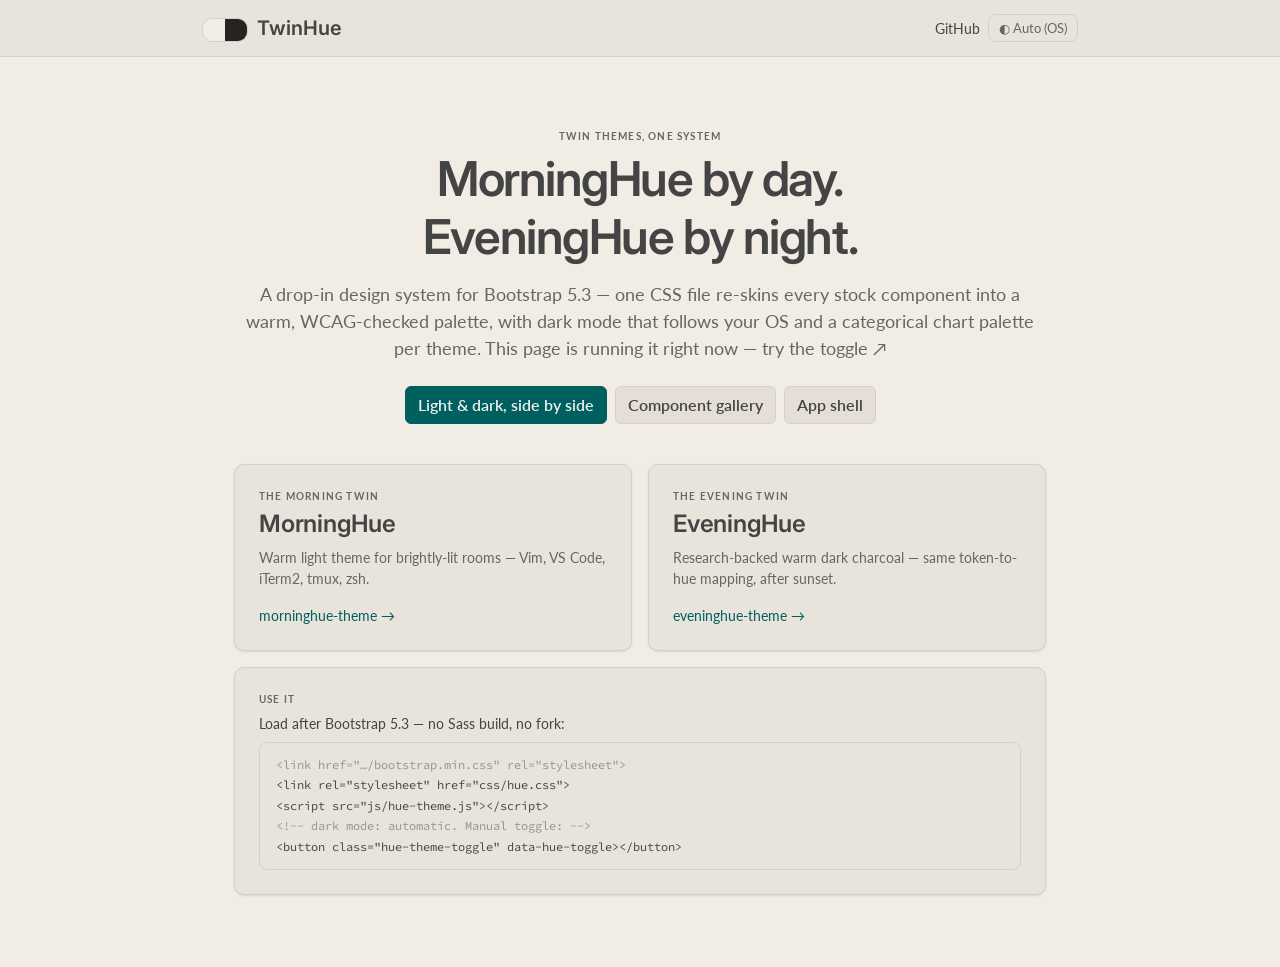
<file: index.html>
<!DOCTYPE html>
<html lang="en" data-bs-theme="light">
<head>
<meta charset="UTF-8">
<meta name="viewport" content="width=device-width, initial-scale=1.0">
<title>TwinHue — twin themes, one design system</title>
<meta name="description" content="MorningHue by day, EveningHue by night — a drop-in Bootstrap 5.3 design system with OS-following dark mode.">
<script>
  (function(){var s=localStorage.getItem("hue-theme"),d=matchMedia("(prefers-color-scheme: dark)").matches;
  document.documentElement.setAttribute("data-bs-theme",(s==="light"||s==="dark")?s:(d?"dark":"light"));})();
</script>
<link rel="preconnect" href="https://fonts.googleapis.com">
<link rel="preconnect" href="https://fonts.gstatic.com" crossorigin>
<link href="https://fonts.googleapis.com/css2?family=Inter:wght@400;500;600;700&family=Lato:wght@300;400;600;700&family=Source+Code+Pro:wght@400;500;600&display=swap" rel="stylesheet">
<link href="https://cdn.jsdelivr.net/npm/bootstrap@5.3.2/dist/css/bootstrap.min.css" rel="stylesheet">
<link rel="stylesheet" href="css/hue.css">
<style>
  .hero { max-width: 860px; margin: 0 auto; padding: 72px 24px 40px; text-align: center; }
  .hero h1 { font-size: 3rem; letter-spacing: -0.03em; }
  .hero .tagline { font-size: 1.125rem; color: var(--hue-text-2); }
  .grid { max-width: 860px; margin: 0 auto; padding: 0 24px 72px; }
  .twin { display: inline-flex; border-radius: 10px; overflow: hidden; border: 1px solid var(--hue-border); vertical-align: middle; }
  .twin span { width: 22px; height: 22px; display: block; }
</style>
</head>
<body>

<nav class="navbar" style="background: var(--hue-surface)">
  <div class="container" style="max-width: 900px">
    <a class="navbar-brand" href="#">
      <span class="twin me-1"><span style="background:#f1ede5"></span><span style="background:#262320"></span></span>
      TwinHue
    </a>
    <div class="d-flex gap-2 align-items-center">
      <a class="nav-link" href="https://github.com/glenzac/twinhue-design-system">GitHub</a>
      <button class="hue-theme-toggle" data-hue-toggle></button>
    </div>
  </div>
</nav>

<div class="hero">
  <p class="hue-label">Twin themes, one system</p>
  <h1>MorningHue by day.<br>EveningHue by night.</h1>
  <p class="tagline mt-3 mb-4">A drop-in design system for Bootstrap 5.3 — one CSS file re-skins every stock
  component into a warm, WCAG-checked palette, with dark mode that follows your OS
  and a categorical chart palette per theme. This page is running it right now — try the toggle ↗</p>
  <div class="d-flex gap-2 justify-content-center flex-wrap">
    <a class="btn btn-primary" href="docs/reference.html">Light &amp; dark, side by side</a>
    <a class="btn btn-secondary" href="docs/demo.html">Component gallery</a>
    <a class="btn btn-secondary" href="docs/shell.html">App shell</a>
  </div>
</div>

<div class="grid">
  <div class="row g-3">
    <div class="col-md-6">
      <div class="card p-4 h-100">
        <p class="hue-label">The morning twin</p>
        <h2 class="h4">MorningHue</h2>
        <p class="text-secondary">Warm light theme for brightly-lit rooms — Vim, VS Code, iTerm2, tmux, zsh.</p>
        <a href="https://glenzac.github.io/morninghue-theme/" class="mt-auto">morninghue-theme →</a>
      </div>
    </div>
    <div class="col-md-6">
      <div class="card p-4 h-100">
        <p class="hue-label">The evening twin</p>
        <h2 class="h4">EveningHue</h2>
        <p class="text-secondary">Research-backed warm dark charcoal — same token-to-hue mapping, after sunset.</p>
        <a href="https://glenzac.github.io/eveninghue-theme/" class="mt-auto">eveninghue-theme →</a>
      </div>
    </div>
  </div>

  <div class="card p-4 mt-3">
    <p class="hue-label">Use it</p>
    <p class="mb-2">Load after Bootstrap 5.3 — no Sass build, no fork:</p>
<pre class="hue-log mb-0"><span class="hue-log-dim">&lt;link href="…/bootstrap.min.css" rel="stylesheet"&gt;</span>
&lt;link rel="stylesheet" href="css/hue.css"&gt;
&lt;script src="js/hue-theme.js"&gt;&lt;/script&gt;
<span class="hue-log-dim">&lt;!-- dark mode: automatic. Manual toggle: --&gt;</span>
&lt;button class="hue-theme-toggle" data-hue-toggle&gt;&lt;/button&gt;</pre>
  </div>
</div>

<script src="js/hue-theme.js"></script>
</body>
</html>
</file>
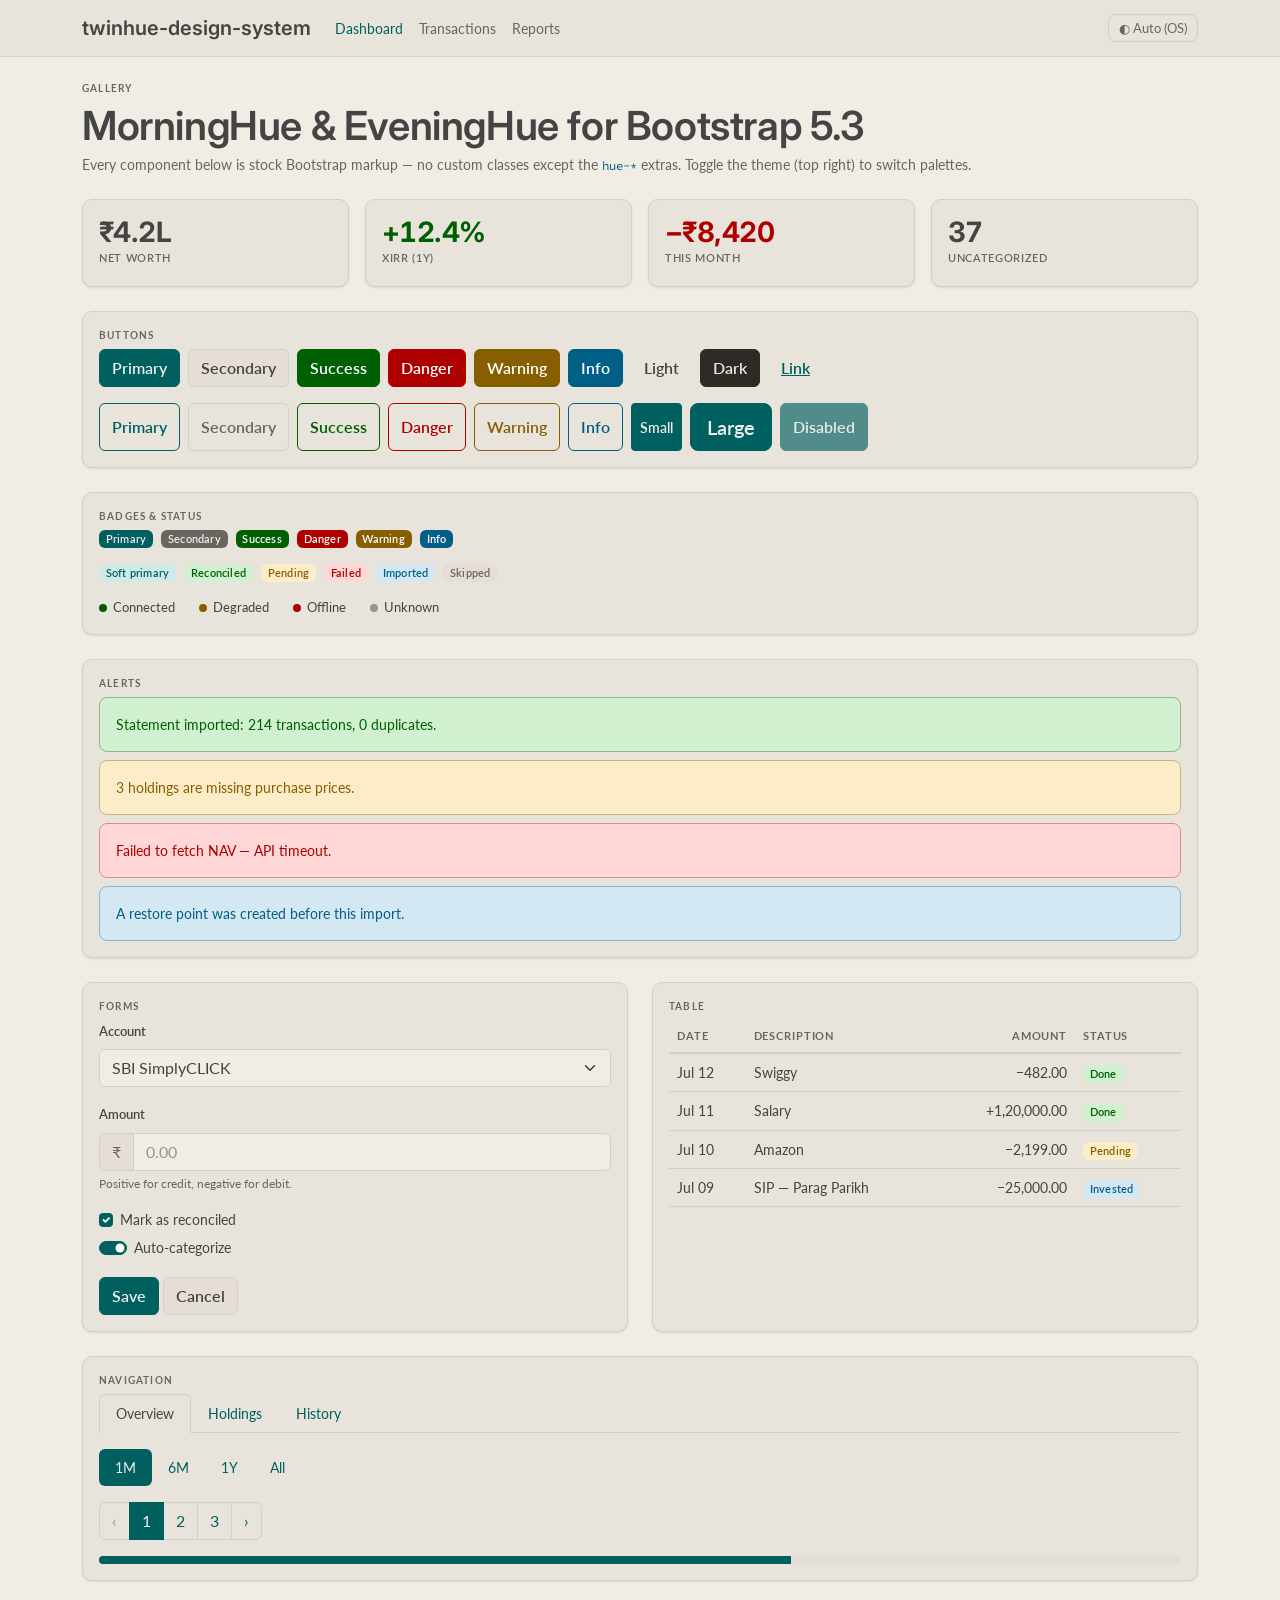
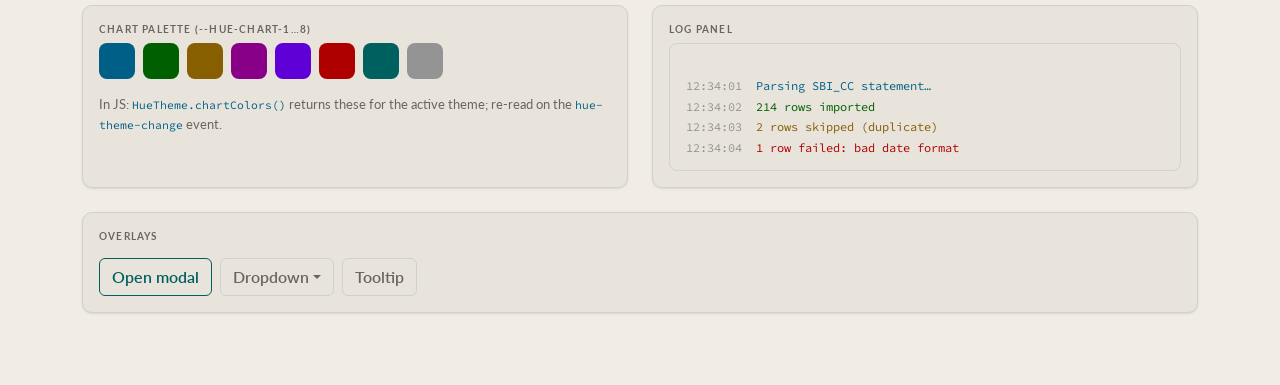
<file: docs/demo.html>
<!DOCTYPE html>
<html lang="en" data-bs-theme="light">
<head>
<meta charset="UTF-8">
<meta name="viewport" content="width=device-width, initial-scale=1.0">
<title>twinhue-design-system — component gallery</title>
<script>
  (function(){var s=localStorage.getItem("hue-theme"),d=matchMedia("(prefers-color-scheme: dark)").matches;
  document.documentElement.setAttribute("data-bs-theme",(s==="light"||s==="dark")?s:(d?"dark":"light"));})();
</script>
<link rel="preconnect" href="https://fonts.googleapis.com">
<link rel="preconnect" href="https://fonts.gstatic.com" crossorigin>
<link href="https://fonts.googleapis.com/css2?family=Inter:wght@400;500;600;700&family=Lato:wght@300;400;600;700&family=Source+Code+Pro:wght@400;500;600&display=swap" rel="stylesheet">
<link href="https://cdn.jsdelivr.net/npm/bootstrap@5.3.2/dist/css/bootstrap.min.css" rel="stylesheet">
<link rel="stylesheet" href="../css/hue.css">
</head>
<body>

<nav class="navbar navbar-expand-lg sticky-top" style="background: var(--hue-surface)">
  <div class="container">
    <a class="navbar-brand" href="#">twinhue-design-system</a>
    <ul class="navbar-nav me-auto">
      <li class="nav-item"><a class="nav-link active" href="#">Dashboard</a></li>
      <li class="nav-item"><a class="nav-link" href="#">Transactions</a></li>
      <li class="nav-item"><a class="nav-link" href="#">Reports</a></li>
    </ul>
    <button class="hue-theme-toggle" data-hue-toggle></button>
  </div>
</nav>

<main class="container py-4">

  <p class="hue-label">Gallery</p>
  <h1 class="mb-1">MorningHue &amp; EveningHue for Bootstrap 5.3</h1>
  <p class="text-secondary mb-4">Every component below is stock Bootstrap markup — no custom classes except the <code>hue-*</code> extras. Toggle the theme (top right) to switch palettes.</p>

  <!-- KPI stats -->
  <div class="row g-3 mb-4">
    <div class="col-6 col-md-3"><div class="card p-3 hue-stat">
      <span class="hue-stat-num">₹4.2L</span><span class="hue-stat-label">Net worth</span>
    </div></div>
    <div class="col-6 col-md-3"><div class="card p-3 hue-stat">
      <span class="hue-stat-num text-success">+12.4%</span><span class="hue-stat-label">XIRR (1Y)</span>
    </div></div>
    <div class="col-6 col-md-3"><div class="card p-3 hue-stat">
      <span class="hue-stat-num text-danger">−₹8,420</span><span class="hue-stat-label">This month</span>
    </div></div>
    <div class="col-6 col-md-3"><div class="card p-3 hue-stat">
      <span class="hue-stat-num">37</span><span class="hue-stat-label">Uncategorized</span>
    </div></div>
  </div>

  <!-- Buttons -->
  <div class="card mb-4"><div class="card-body">
    <p class="hue-label">Buttons</p>
    <div class="d-flex flex-wrap gap-2 mb-3">
      <button class="btn btn-primary">Primary</button>
      <button class="btn btn-secondary">Secondary</button>
      <button class="btn btn-success">Success</button>
      <button class="btn btn-danger">Danger</button>
      <button class="btn btn-warning">Warning</button>
      <button class="btn btn-info">Info</button>
      <button class="btn btn-light">Light</button>
      <button class="btn btn-dark">Dark</button>
      <button class="btn btn-link">Link</button>
    </div>
    <div class="d-flex flex-wrap gap-2">
      <button class="btn btn-outline-primary">Primary</button>
      <button class="btn btn-outline-secondary">Secondary</button>
      <button class="btn btn-outline-success">Success</button>
      <button class="btn btn-outline-danger">Danger</button>
      <button class="btn btn-outline-warning">Warning</button>
      <button class="btn btn-outline-info">Info</button>
      <button class="btn btn-sm btn-primary">Small</button>
      <button class="btn btn-lg btn-primary">Large</button>
      <button class="btn btn-primary" disabled>Disabled</button>
    </div>
  </div></div>

  <!-- Badges + status -->
  <div class="card mb-4"><div class="card-body">
    <p class="hue-label">Badges &amp; status</p>
    <div class="d-flex flex-wrap gap-2 align-items-center mb-3">
      <span class="badge text-bg-primary">Primary</span>
      <span class="badge text-bg-secondary">Secondary</span>
      <span class="badge text-bg-success">Success</span>
      <span class="badge text-bg-danger">Danger</span>
      <span class="badge text-bg-warning">Warning</span>
      <span class="badge text-bg-info">Info</span>
    </div>
    <div class="d-flex flex-wrap gap-2 align-items-center mb-3">
      <span class="badge badge-soft-primary">Soft primary</span>
      <span class="badge badge-soft-success">Reconciled</span>
      <span class="badge badge-soft-warning">Pending</span>
      <span class="badge badge-soft-danger">Failed</span>
      <span class="badge badge-soft-info">Imported</span>
      <span class="badge badge-soft-neutral">Skipped</span>
    </div>
    <div class="d-flex flex-wrap gap-4">
      <span class="hue-status hue-status-ok">Connected</span>
      <span class="hue-status hue-status-warn">Degraded</span>
      <span class="hue-status hue-status-error">Offline</span>
      <span class="hue-status">Unknown</span>
    </div>
  </div></div>

  <!-- Alerts -->
  <div class="card mb-4"><div class="card-body">
    <p class="hue-label">Alerts</p>
    <div class="alert alert-success mb-2">Statement imported: 214 transactions, 0 duplicates.</div>
    <div class="alert alert-warning mb-2">3 holdings are missing purchase prices.</div>
    <div class="alert alert-danger mb-2">Failed to fetch NAV — API timeout.</div>
    <div class="alert alert-info mb-0">A restore point was created before this import.</div>
  </div></div>

  <div class="row g-4 mb-4">
    <!-- Form -->
    <div class="col-md-6"><div class="card h-100"><div class="card-body">
      <p class="hue-label">Forms</p>
      <div class="mb-3">
        <label class="form-label">Account</label>
        <select class="form-select"><option>SBI SimplyCLICK</option><option>HDFC Infinia</option></select>
      </div>
      <div class="mb-3">
        <label class="form-label">Amount</label>
        <div class="input-group">
          <span class="input-group-text">₹</span>
          <input type="number" class="form-control" placeholder="0.00">
        </div>
        <div class="form-text">Positive for credit, negative for debit.</div>
      </div>
      <div class="form-check mb-1">
        <input class="form-check-input" type="checkbox" id="c1" checked><label class="form-check-label" for="c1">Mark as reconciled</label>
      </div>
      <div class="form-check form-switch mb-3">
        <input class="form-check-input" type="checkbox" id="s1" checked><label class="form-check-label" for="s1">Auto-categorize</label>
      </div>
      <button class="btn btn-primary">Save</button>
      <button class="btn btn-secondary">Cancel</button>
    </div></div></div>

    <!-- Table -->
    <div class="col-md-6"><div class="card h-100"><div class="card-body">
      <p class="hue-label">Table</p>
      <table class="table table-hover align-middle mb-0">
        <thead><tr><th>Date</th><th>Description</th><th class="text-end">Amount</th><th>Status</th></tr></thead>
        <tbody>
          <tr><td>Jul 12</td><td>Swiggy</td><td class="text-end hue-amount-neg">−482.00</td><td><span class="badge badge-soft-success">Done</span></td></tr>
          <tr><td>Jul 11</td><td>Salary</td><td class="text-end hue-amount-pos">+1,20,000.00</td><td><span class="badge badge-soft-success">Done</span></td></tr>
          <tr><td>Jul 10</td><td>Amazon</td><td class="text-end hue-amount-neg">−2,199.00</td><td><span class="badge badge-soft-warning">Pending</span></td></tr>
          <tr><td>Jul 09</td><td>SIP — Parag Parikh</td><td class="text-end hue-amount-neg">−25,000.00</td><td><span class="badge badge-soft-info">Invested</span></td></tr>
        </tbody>
      </table>
    </div></div></div>
  </div>

  <!-- Tabs / pagination / progress -->
  <div class="card mb-4"><div class="card-body">
    <p class="hue-label">Navigation</p>
    <ul class="nav nav-tabs mb-3">
      <li class="nav-item"><a class="nav-link active" href="#">Overview</a></li>
      <li class="nav-item"><a class="nav-link" href="#">Holdings</a></li>
      <li class="nav-item"><a class="nav-link" href="#">History</a></li>
    </ul>
    <ul class="nav nav-pills mb-3">
      <li class="nav-item"><a class="nav-link active" href="#">1M</a></li>
      <li class="nav-item"><a class="nav-link" href="#">6M</a></li>
      <li class="nav-item"><a class="nav-link" href="#">1Y</a></li>
      <li class="nav-item"><a class="nav-link" href="#">All</a></li>
    </ul>
    <nav><ul class="pagination mb-3">
      <li class="page-item disabled"><span class="page-link">‹</span></li>
      <li class="page-item active"><span class="page-link">1</span></li>
      <li class="page-item"><a class="page-link" href="#">2</a></li>
      <li class="page-item"><a class="page-link" href="#">3</a></li>
      <li class="page-item"><a class="page-link" href="#">›</a></li>
    </ul></nav>
    <div class="progress" style="height: 8px"><div class="progress-bar" style="width: 64%"></div></div>
  </div></div>

  <!-- Chart palette + log -->
  <div class="row g-4 mb-4">
    <div class="col-md-6"><div class="card h-100"><div class="card-body">
      <p class="hue-label">Chart palette (--hue-chart-1…8)</p>
      <div class="d-flex gap-2 mb-3" id="swatches"></div>
      <p class="text-secondary mb-0" style="font-size:.8125rem">In JS: <code>HueTheme.chartColors()</code> returns these for the active theme; re-read on the <code>hue-theme-change</code> event.</p>
    </div></div></div>
    <div class="col-md-6"><div class="card h-100"><div class="card-body">
      <p class="hue-label">Log panel</p>
      <div class="hue-log">
<span class="hue-log-dim">12:34:01</span>  <span class="hue-log-info">Parsing SBI_CC statement…</span>
<span class="hue-log-dim">12:34:02</span>  <span class="hue-log-success">214 rows imported</span>
<span class="hue-log-dim">12:34:03</span>  <span class="hue-log-warn">2 rows skipped (duplicate)</span>
<span class="hue-log-dim">12:34:04</span>  <span class="hue-log-error">1 row failed: bad date format</span></div>
    </div></div></div>
  </div>

  <!-- Modal + dropdown + toast triggers -->
  <div class="card mb-5"><div class="card-body d-flex flex-wrap gap-2 align-items-center">
    <p class="hue-label w-100">Overlays</p>
    <button class="btn btn-outline-primary" data-bs-toggle="modal" data-bs-target="#demoModal">Open modal</button>
    <div class="dropdown">
      <button class="btn btn-outline-secondary dropdown-toggle" data-bs-toggle="dropdown">Dropdown</button>
      <ul class="dropdown-menu">
        <li><a class="dropdown-item active" href="#">Edit</a></li>
        <li><a class="dropdown-item" href="#">Duplicate</a></li>
        <li><hr class="dropdown-divider"></li>
        <li><a class="dropdown-item text-danger" href="#">Delete</a></li>
      </ul>
    </div>
    <button class="btn btn-outline-secondary" data-bs-toggle="tooltip" title="A themed tooltip">Tooltip</button>
  </div></div>

</main>

<div class="modal fade" id="demoModal" tabindex="-1">
  <div class="modal-dialog"><div class="modal-content">
    <div class="modal-header"><h5 class="modal-title">Confirm import</h5>
      <button type="button" class="btn-close" data-bs-dismiss="modal"></button></div>
    <div class="modal-body">Import 214 transactions into <strong>SBI SimplyCLICK</strong>? A restore point will be created first.</div>
    <div class="modal-footer">
      <button class="btn btn-secondary" data-bs-dismiss="modal">Cancel</button>
      <button class="btn btn-primary" data-bs-dismiss="modal">Import</button>
    </div>
  </div></div>
</div>

<script src="https://cdn.jsdelivr.net/npm/bootstrap@5.3.2/dist/js/bootstrap.bundle.min.js"></script>
<script src="../js/hue-theme.js"></script>
<script>
  function drawSwatches() {
    var el = document.getElementById("swatches");
    el.innerHTML = "";
    HueTheme.chartColors().forEach(function (c) {
      var d = document.createElement("div");
      d.style.cssText = "width:36px;height:36px;border-radius:8px;background:" + c;
      d.title = c;
      el.appendChild(d);
    });
  }
  drawSwatches();
  document.addEventListener("hue-theme-change", drawSwatches);
  document.querySelectorAll('[data-bs-toggle="tooltip"]').forEach(function (el) {
    new bootstrap.Tooltip(el);
  });
</script>
</body>
</html>
</file>
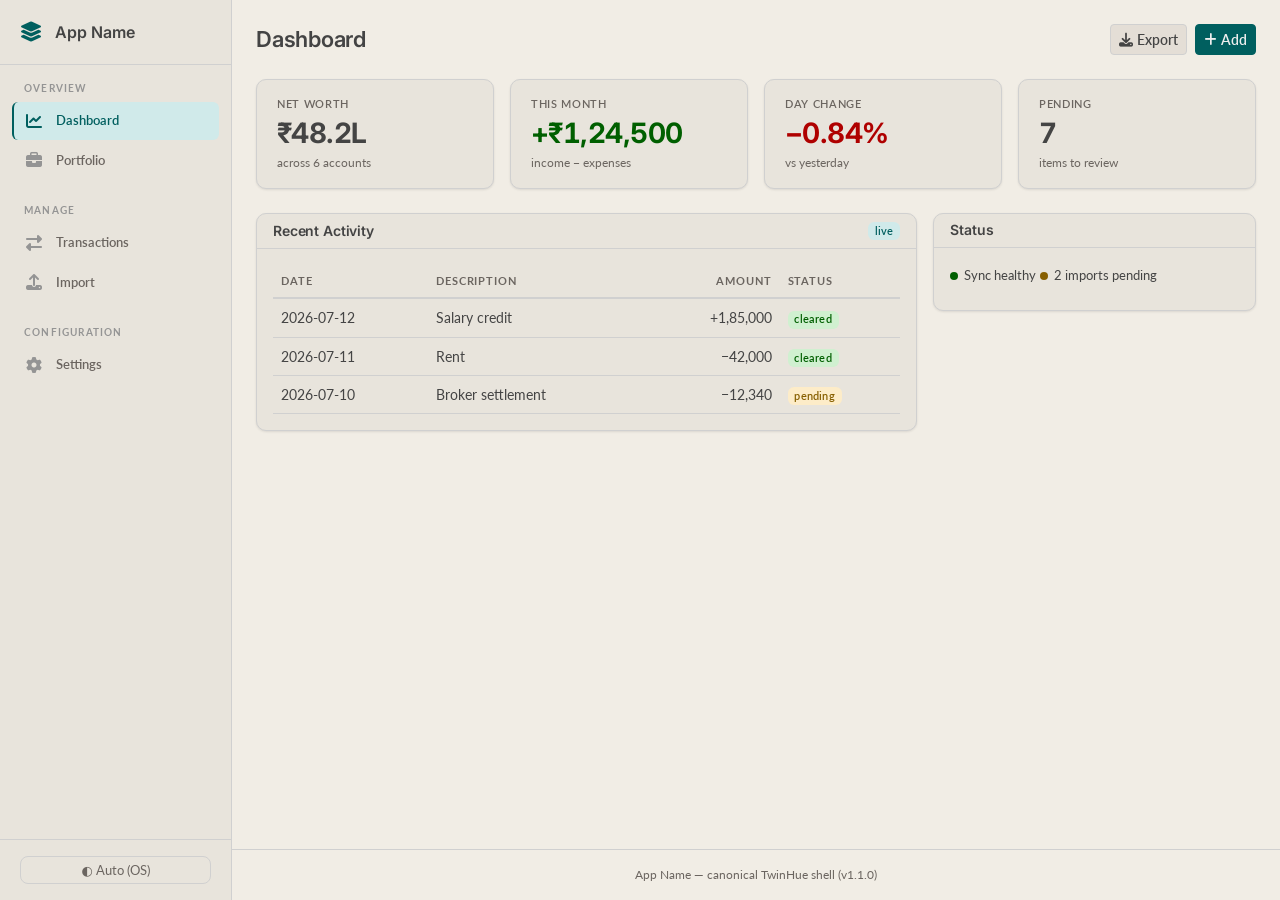
<file: docs/shell.html>
<!DOCTYPE html>
<html lang="en">
<head>
  <meta charset="UTF-8">
  <meta name="viewport" content="width=device-width, initial-scale=1.0">
  <title>TwinHue — Canonical App Shell</title>

  <!-- FIRST, before any CSS — prevents flash of wrong theme -->
  <script>
    (function(){var s=localStorage.getItem("hue-theme"),d=matchMedia("(prefers-color-scheme: dark)").matches;
    document.documentElement.setAttribute("data-bs-theme",(s==="light"||s==="dark")?s:(d?"dark":"light"));})();
  </script>

  <link rel="preconnect" href="https://fonts.googleapis.com">
  <link rel="preconnect" href="https://fonts.gstatic.com" crossorigin>
  <link href="https://fonts.googleapis.com/css2?family=Inter:wght@400;500;600;700&family=Lato:wght@300;400;600;700&family=Source+Code+Pro:wght@400;500;600&display=swap" rel="stylesheet">
  <link href="https://cdn.jsdelivr.net/npm/bootstrap@5.3.2/dist/css/bootstrap.min.css" rel="stylesheet">
  <link rel="stylesheet" href="https://cdnjs.cloudflare.com/ajax/libs/font-awesome/6.5.1/css/all.min.css">
  <link rel="stylesheet" href="../css/hue.css">
</head>
<body>
<!-- ==========================================================================
     THE canonical TwinHue app shell. Copy this structure verbatim into
     base.html; only the brand, the nav sections/links, and the page content
     change per app. Everything else (widths, paddings, mobile behavior)
     is owned by hue.css + hue-theme.js.
     ========================================================================== -->
<div class="hue-shell">

  <aside class="hue-sidebar" id="hue-sidebar">
    <div class="hue-sidebar-header">
      <a class="hue-sidebar-brand" href="#">
        <i class="fa-solid fa-layer-group"></i>
        <span>App Name</span>
      </a>
    </div>

    <nav class="hue-sidebar-nav">
      <div class="hue-sidebar-section">
        <div class="hue-sidebar-section-title">Overview</div>
        <ul class="hue-sidebar-menu">
          <li><a class="hue-sidebar-link active" href="#"><i class="fa-solid fa-chart-line"></i><span>Dashboard</span></a></li>
          <li><a class="hue-sidebar-link" href="#"><i class="fa-solid fa-briefcase"></i><span>Portfolio</span></a></li>
        </ul>
      </div>
      <div class="hue-sidebar-section">
        <div class="hue-sidebar-section-title">Manage</div>
        <ul class="hue-sidebar-menu">
          <li><a class="hue-sidebar-link" href="#"><i class="fa-solid fa-right-left"></i><span>Transactions</span></a></li>
          <li><a class="hue-sidebar-link" href="#"><i class="fa-solid fa-upload"></i><span>Import</span></a></li>
        </ul>
      </div>
      <div class="hue-sidebar-section">
        <div class="hue-sidebar-section-title">Configuration</div>
        <ul class="hue-sidebar-menu">
          <li><a class="hue-sidebar-link" href="#"><i class="fa-solid fa-gear"></i><span>Settings</span></a></li>
        </ul>
      </div>
    </nav>

    <div class="hue-sidebar-footer">
      <button class="hue-theme-toggle w-100" data-hue-toggle type="button"></button>
    </div>
  </aside>

  <div class="hue-sidebar-overlay"></div>

  <main class="hue-main">
    <!-- mobile-only top bar; hidden ≥992px -->
    <header class="hue-topbar">
      <button class="hue-sidebar-toggle" data-hue-sidebar-toggle type="button" aria-label="Menu">
        <i class="fa-solid fa-bars"></i>
      </button>
      <a class="hue-sidebar-brand" href="#">
        <i class="fa-solid fa-layer-group"></i>
        <span>App Name</span>
      </a>
      <button class="hue-theme-toggle" data-hue-toggle type="button"></button>
    </header>

    <div class="hue-content">
      <!-- every page starts with a page header -->
      <div class="hue-page-header">
        <h1>Dashboard</h1>
        <div class="hue-page-actions">
          <button class="btn btn-secondary btn-sm"><i class="fa-solid fa-download me-1"></i>Export</button>
          <button class="btn btn-primary btn-sm"><i class="fa-solid fa-plus me-1"></i>Add</button>
        </div>
      </div>

      <!-- KPI row: cards + .hue-stat, height from content only -->
      <div class="row g-3 mb-4">
        <div class="col-6 col-lg-3">
          <div class="card"><div class="card-body hue-stat">
            <span class="hue-stat-label">Net Worth</span>
            <span class="hue-stat-num">₹48.2L</span>
            <span class="hue-stat-sub">across 6 accounts</span>
          </div></div>
        </div>
        <div class="col-6 col-lg-3">
          <div class="card"><div class="card-body hue-stat">
            <span class="hue-stat-label">This Month</span>
            <span class="hue-stat-num text-success">+₹1,24,500</span>
            <span class="hue-stat-sub">income − expenses</span>
          </div></div>
        </div>
        <div class="col-6 col-lg-3">
          <div class="card"><div class="card-body hue-stat">
            <span class="hue-stat-label">Day Change</span>
            <span class="hue-stat-num text-danger">−0.84%</span>
            <span class="hue-stat-sub">vs yesterday</span>
          </div></div>
        </div>
        <div class="col-6 col-lg-3">
          <div class="card"><div class="card-body hue-stat">
            <span class="hue-stat-label">Pending</span>
            <span class="hue-stat-num">7</span>
            <span class="hue-stat-sub">items to review</span>
          </div></div>
        </div>
      </div>

      <!-- content cards -->
      <div class="row g-3">
        <div class="col-lg-8">
          <div class="card">
            <div class="card-header d-flex align-items-center justify-content-between">
              <h5 class="mb-0">Recent Activity</h5>
              <span class="badge badge-soft-primary">live</span>
            </div>
            <div class="card-body">
              <div class="table-responsive">
                <table class="table table-hover mb-0">
                  <thead><tr><th>Date</th><th>Description</th><th class="text-end">Amount</th><th>Status</th></tr></thead>
                  <tbody>
                    <tr><td>2026-07-12</td><td>Salary credit</td><td class="text-end hue-amount-pos">+1,85,000</td><td><span class="badge badge-soft-success">cleared</span></td></tr>
                    <tr><td>2026-07-11</td><td>Rent</td><td class="text-end hue-amount-neg">−42,000</td><td><span class="badge badge-soft-success">cleared</span></td></tr>
                    <tr><td>2026-07-10</td><td>Broker settlement</td><td class="text-end hue-amount-neg">−12,340</td><td><span class="badge badge-soft-warning">pending</span></td></tr>
                  </tbody>
                </table>
              </div>
            </div>
          </div>
        </div>
        <div class="col-lg-4">
          <div class="card">
            <div class="card-header"><h5 class="mb-0">Status</h5></div>
            <div class="card-body">
              <p class="hue-status hue-status-ok mb-2">Sync healthy</p>
              <p class="hue-status hue-status-warn mb-0">2 imports pending</p>
            </div>
          </div>
        </div>
      </div>
    </div>

    <footer class="hue-footer">
      <div class="text-center">App Name — canonical TwinHue shell (v1.1.0)</div>
    </footer>
  </main>
</div>

<script src="https://cdn.jsdelivr.net/npm/bootstrap@5.3.2/dist/js/bootstrap.bundle.min.js"></script>
<script src="../js/hue-theme.js"></script>
</body>
</html>
</file>
<file: css/hue.css>
/*!
 * twinhue-design-system v1.1.5 (2026-07-15)
 * MorningHue (light) + EveningHue (dark) for Bootstrap 5.3+
 * Load AFTER bootstrap.min.css. Dark mode via <html data-bs-theme="dark">.
 * Source of truth: ~/scripts/twinhue-design-system — do not hand-edit app copies.
 */

/* ==========================================================================
   1. TOKENS — MorningHue (light)
   All contrast ratios WCAG-verified against #F1EDE5 / #E8E4DC.
   ========================================================================== */

:root,
[data-bs-theme="light"] {
  color-scheme: light;

  /* -- Hue palette ------------------------------------------------------- */
  --hue-bg: #f1ede5;            /* page background */
  --hue-bg-rgb: 241, 237, 229;
  --hue-surface: #e8e4dc;       /* card, panel, sidebar */
  --hue-surface-rgb: 232, 228, 220;
  --hue-hover: #e4ded6;         /* hover state, active row */
  --hue-hover-rgb: 228, 222, 214;
  --hue-widget: #e4e4e4;        /* popup, tooltip, modal */
  --hue-border: #d0d0d0;        /* border, divider */
  --hue-text: #444444;          /* body text — 8.34:1 AAA */
  --hue-text-rgb: 68, 68, 68;
  --hue-text-2: #6b6560;        /* secondary text — 4.52:1 AA */
  --hue-text-2-rgb: 107, 101, 96;
  --hue-text-3: #949494;        /* DECORATIVE ONLY — fails WCAG */
  --hue-on-accent: #eeeeee;     /* text on accent/dark backgrounds */

  --hue-primary: #005f5f;       /* Sea Teal — primary interactive, 6.42:1 AA */
  --hue-primary-hover: #004f4f;
  --hue-primary-active: #004343;
  --hue-primary-rgb: 0, 95, 95;
  --hue-primary-subtle: #d0eaea;
  --hue-primary-emphasis: #005f5f; /* primary as TEXT on bg/surface */
  --hue-link: #005f5f;
  --hue-link-rgb: 0, 95, 95;
  --hue-link-hover: #004f4f;
  --hue-link-hover-rgb: 0, 79, 79;
  --hue-accent-2: #005f87;      /* Dark Teal — secondary accent, 6.02:1 AA */
  --hue-focus-ring: rgba(0, 95, 95, 0.25);
  --hue-selection: #afd7ff;

  --hue-success: #005f00;       /* 6.82:1 AA */
  --hue-success-hover: #004f00;
  --hue-success-rgb: 0, 95, 0;
  --hue-success-subtle: #d0f0d0;
  --hue-warning: #875f00;       /* 4.90:1 AA */
  --hue-warning-hover: #6f4e00;
  --hue-warning-rgb: 135, 95, 0;
  --hue-warning-subtle: #fdecc8;
  --hue-danger: #af0000;        /* 6.37:1 AA */
  --hue-danger-hover: #8f0000;
  --hue-danger-rgb: 175, 0, 0;
  --hue-danger-subtle: #ffd7d7;
  --hue-info: #005f87;          /* 6.02:1 AA */
  --hue-info-hover: #004f70;
  --hue-info-rgb: 0, 95, 135;
  --hue-info-subtle: #d3e8f2;
  --hue-on-semantic: #ffffff;   /* text on semantic solid buttons/badges */

  /* -- Charts (categorical, in draw order) ------------------------------- */
  --hue-chart-1: #005f87;
  --hue-chart-2: #005f00;
  --hue-chart-3: #875f00;
  --hue-chart-4: #870087;
  --hue-chart-5: #5f00d7;
  --hue-chart-6: #af0000;
  --hue-chart-7: #005f5f;
  --hue-chart-8: #949494;
  --hue-chart-grid: #ddd8d0;    /* gridlines — quieter than --hue-border */

  /* -- Elevation ---------------------------------------------------------- */
  --hue-shadow-sm: 0 1px 3px rgba(0, 0, 0, 0.06), 0 1px 2px rgba(0, 0, 0, 0.04);
  --hue-shadow-md: 0 4px 12px rgba(0, 0, 0, 0.08), 0 1px 4px rgba(0, 0, 0, 0.04);
  --hue-shadow-lg: 0 8px 24px rgba(0, 0, 0, 0.10), 0 2px 8px rgba(0, 0, 0, 0.05);

  /* -- Overlay — the ONLY sanctioned translucent surface (modal/sidebar scrim) */
  --hue-overlay: rgba(38, 35, 32, 0.45);
}

/* ==========================================================================
   2. TOKENS — EveningHue (dark)
   All contrast ratios WCAG-verified against #262320 / #2E2B27.
   ========================================================================== */

[data-bs-theme="dark"] {
  color-scheme: dark;

  --hue-bg: #262320;            /* warm dark charcoal */
  --hue-bg-rgb: 38, 35, 32;
  --hue-surface: #2e2b27;
  --hue-surface-rgb: 46, 43, 39;
  --hue-hover: #33302b;
  --hue-hover-rgb: 51, 48, 43;
  --hue-widget: #3a362f;
  --hue-border: #3a362f;
  --hue-text: #d7d0c5;          /* 10.21:1 AAA */
  --hue-text-rgb: 215, 208, 197;
  --hue-text-2: #a39c90;        /* 5.74:1 AA — web-only token */
  --hue-text-2-rgb: 163, 156, 144;
  --hue-text-3: #5c564e;        /* DECORATIVE ONLY — fails WCAG */
  --hue-on-accent: #ede7dc;

  --hue-primary: #005faf;       /* EveningHue UI accent — on-accent text 5.24:1 AA */
  --hue-primary-hover: #1b6fbd;
  --hue-primary-active: #2e7cc7;
  --hue-primary-rgb: 0, 95, 175;
  --hue-primary-subtle: #1f3145;
  --hue-primary-emphasis: #93b2e0; /* #005faf is a fill, not a text color on dark */
  --hue-link: #93b2e0;          /* Steel Blue — 7.21:1 AAA */
  --hue-link-rgb: 147, 178, 224;
  --hue-link-hover: #a9c4e9;
  --hue-link-hover-rgb: 169, 196, 233;
  --hue-accent-2: #8fb3f2;      /* Soft Blue */
  --hue-focus-ring: rgba(147, 178, 224, 0.35);
  --hue-selection: #3a4d68;

  --hue-success: #93c27e;       /* 7.63:1 AAA; dark text on solid 7.63:1 */
  --hue-success-hover: #a3cd91;
  --hue-success-rgb: 147, 194, 126;
  --hue-success-subtle: #2c3626;
  --hue-warning: #d9a854;       /* 7.20:1 AAA */
  --hue-warning-hover: #e0b56d;
  --hue-warning-rgb: 217, 168, 84;
  --hue-warning-subtle: #3d3421;
  --hue-danger: #ef8073;        /* 5.96:1 AA */
  --hue-danger-hover: #f29489;
  --hue-danger-rgb: 239, 128, 115;
  --hue-danger-subtle: #432b27;
  --hue-info: #7fc0d8;          /* 7.77:1 AAA */
  --hue-info-hover: #94cbdf;
  --hue-info-rgb: 127, 192, 216;
  --hue-info-subtle: #24343a;
  --hue-on-semantic: #262320;   /* dark text on pastel semantic solids */

  --hue-chart-1: #8fb3f2;
  --hue-chart-2: #72c5b4;
  --hue-chart-3: #d9a854;
  --hue-chart-4: #e58fb0;
  --hue-chart-5: #cfa0f0;
  --hue-chart-6: #ef8073;
  --hue-chart-7: #7fc0d8;
  --hue-chart-8: #93c27e;
  --hue-chart-grid: #33302b;

  --hue-shadow-sm: 0 1px 3px rgba(0, 0, 0, 0.30), 0 1px 2px rgba(0, 0, 0, 0.24);
  --hue-shadow-md: 0 4px 12px rgba(0, 0, 0, 0.38), 0 1px 4px rgba(0, 0, 0, 0.24);
  --hue-shadow-lg: 0 8px 24px rgba(0, 0, 0, 0.45), 0 2px 8px rgba(0, 0, 0, 0.28);

  --hue-overlay: rgba(0, 0, 0, 0.60);
}

/* ==========================================================================
   3. BOOTSTRAP ROOT VARIABLE REMAP (both modes — resolves via --hue-*)
   ========================================================================== */

:root,
[data-bs-theme="light"],
[data-bs-theme="dark"] {
  /* body & text */
  --bs-body-bg: var(--hue-bg);
  --bs-body-bg-rgb: var(--hue-bg-rgb);
  --bs-body-color: var(--hue-text);
  --bs-body-color-rgb: var(--hue-text-rgb);
  --bs-emphasis-color: var(--hue-text);
  --bs-emphasis-color-rgb: var(--hue-text-rgb);   /* table stripes, navbar link opacity */
  --bs-secondary-color: var(--hue-text-2);      /* .text-secondary, muted text */
  --bs-secondary-color-rgb: var(--hue-text-2-rgb);
  --bs-secondary-bg: var(--hue-surface);        /* .bg-secondary-subtle contexts */
  --bs-secondary-bg-rgb: var(--hue-surface-rgb);  /* .bg-body-secondary */
  --bs-tertiary-color: var(--hue-text-2);
  --bs-tertiary-color-rgb: var(--hue-text-2-rgb);
  --bs-tertiary-bg: var(--hue-hover);
  --bs-tertiary-bg-rgb: var(--hue-hover-rgb);     /* .bg-body-tertiary */
  --bs-heading-color: var(--hue-text);
  --bs-border-color: var(--hue-border);
  --bs-border-color-translucent: var(--hue-border);

  /* links */
  --bs-link-color: var(--hue-link);
  --bs-link-color-rgb: var(--hue-link-rgb);
  --bs-link-hover-color: var(--hue-link-hover);
  --bs-link-hover-color-rgb: var(--hue-link-hover-rgb);
  --bs-code-color: var(--hue-accent-2);
  --bs-highlight-bg: var(--hue-selection);

  /* theme colors (drive .bg-*, .text-bg-*, .border-*, badges) */
  --bs-primary: var(--hue-primary);
  --bs-primary-rgb: var(--hue-primary-rgb);
  --bs-primary-text-emphasis: var(--hue-primary-emphasis);
  --bs-primary-bg-subtle: var(--hue-primary-subtle);
  --bs-primary-border-subtle: color-mix(in srgb, var(--hue-primary) 40%, var(--hue-bg));
  --bs-secondary: var(--hue-text-2);
  --bs-secondary-rgb: var(--hue-text-2-rgb);
  --bs-secondary-text-emphasis: var(--hue-text-2);
  --bs-secondary-bg-subtle: var(--hue-hover);
  --bs-secondary-border-subtle: var(--hue-border);
  --bs-success: var(--hue-success);
  --bs-success-rgb: var(--hue-success-rgb);
  --bs-success-text-emphasis: var(--hue-success);
  --bs-success-bg-subtle: var(--hue-success-subtle);
  --bs-success-border-subtle: color-mix(in srgb, var(--hue-success) 40%, var(--hue-bg));
  --bs-danger: var(--hue-danger);
  --bs-danger-rgb: var(--hue-danger-rgb);
  --bs-danger-text-emphasis: var(--hue-danger);
  --bs-danger-bg-subtle: var(--hue-danger-subtle);
  --bs-danger-border-subtle: color-mix(in srgb, var(--hue-danger) 40%, var(--hue-bg));
  --bs-warning: var(--hue-warning);
  --bs-warning-rgb: var(--hue-warning-rgb);
  --bs-warning-text-emphasis: var(--hue-warning);
  --bs-warning-bg-subtle: var(--hue-warning-subtle);
  --bs-warning-border-subtle: color-mix(in srgb, var(--hue-warning) 40%, var(--hue-bg));
  --bs-info: var(--hue-info);
  --bs-info-rgb: var(--hue-info-rgb);
  --bs-info-text-emphasis: var(--hue-info);
  --bs-info-bg-subtle: var(--hue-info-subtle);
  --bs-info-border-subtle: color-mix(in srgb, var(--hue-info) 40%, var(--hue-bg));
  --bs-light: var(--hue-surface);
  --bs-light-rgb: 232, 228, 220;
  --bs-dark: #2e2b27;
  --bs-dark-rgb: 46, 43, 39;

  /* focus & validation */
  --bs-focus-ring-color: var(--hue-focus-ring);
  --bs-form-valid-color: var(--hue-success);
  --bs-form-valid-border-color: var(--hue-success);
  --bs-form-invalid-color: var(--hue-danger);
  --bs-form-invalid-border-color: var(--hue-danger);

  /* typography */
  --bs-body-font-family: 'Lato', system-ui, -apple-system, sans-serif;
  --bs-font-monospace: 'Source Code Pro', 'Fira Code', 'Consolas', monospace;
  --hue-font-display: 'Inter', system-ui, -apple-system, sans-serif;
  --hue-font-body: var(--bs-body-font-family);
  --hue-font-mono: var(--bs-font-monospace);
  --bs-body-font-size: 0.875rem;                /* 14px base, per MorningHue */

  /* -- Structure (mode-independent) — the ONLY spacing/radius scales apps
        may use; never define a private --space-* / --radius-* layer. ------- */
  --hue-space-1: 4px;
  --hue-space-2: 8px;
  --hue-space-3: 12px;
  --hue-space-4: 16px;
  --hue-space-5: 20px;
  --hue-space-6: 24px;
  --hue-space-8: 32px;
  --hue-space-10: 40px;
  --hue-space-12: 48px;

  --hue-radius-sm: 6px;    /* inputs, sidebar links, chips */
  --hue-radius-md: 8px;    /* buttons, alerts, log panels */
  --hue-radius-lg: 10px;   /* cards, modals */
  --hue-radius-pill: 9999px;

  --hue-sidebar-width: 232px;
  --hue-content-max: 1440px;   /* content column cap on wide screens */
  --hue-content-pad: var(--hue-space-6);
}

/* dark-mode --bs-light/--bs-dark differ from their light-mode values above and
   have no dedicated --hue-* token (light: widget tint; dark: near-black) —
   the rest of the -rgb bridge is driven by var(--hue-*-rgb) already. */
[data-bs-theme="dark"] {
  --bs-light: #3a362f;
  --bs-light-rgb: 58, 54, 47;
  --bs-dark: #211e1b;
  --bs-dark-rgb: 33, 30, 27;
}

/* ==========================================================================
   4. BASE ELEMENT STYLING
   ========================================================================== */

body {
  background-color: var(--bs-body-bg);
  color: var(--bs-body-color);
}

h1, h2, h3, h4, h5, h6,
.h1, .h2, .h3, .h4, .h5, .h6,
.display-1, .display-2, .display-3, .display-4, .display-5, .display-6 {
  font-family: var(--hue-font-display);
  font-weight: 600;
  letter-spacing: -0.01em;
}

::selection {
  background: var(--hue-selection);
  color: var(--hue-text);
}

:focus-visible {
  outline: 2px solid var(--hue-primary);
  outline-offset: 2px;
}

a {
  text-decoration: none;
}
a:hover {
  text-decoration: underline;
}

code, kbd, pre, samp {
  font-family: var(--hue-font-mono);
}

/* thin warm scrollbars (WebKit) */
::-webkit-scrollbar { width: 10px; height: 10px; }
::-webkit-scrollbar-track { background: transparent; }
::-webkit-scrollbar-thumb {
  background: var(--hue-border);
  border-radius: 5px;
  border: 2px solid var(--hue-bg);
}

/* ==========================================================================
   5. BOOTSTRAP COMPONENT OVERRIDES
   Bootstrap bakes hex values into per-component vars at compile time,
   so each variant is re-pointed at the hue tokens (works in both modes).
   ========================================================================== */

/* -- Buttons --------------------------------------------------------------- */
.btn {
  --bs-btn-font-family: var(--hue-font-body);
  --bs-btn-font-weight: 600;
  --bs-btn-focus-box-shadow: 0 0 0 0.25rem var(--hue-focus-ring);
}

.btn-primary {
  --bs-btn-color: var(--hue-on-accent);
  --bs-btn-bg: var(--hue-primary);
  --bs-btn-border-color: var(--hue-primary);
  --bs-btn-hover-color: var(--hue-on-accent);
  --bs-btn-hover-bg: var(--hue-primary-hover);
  --bs-btn-hover-border-color: var(--hue-primary-hover);
  --bs-btn-active-color: var(--hue-on-accent);
  --bs-btn-active-bg: var(--hue-primary-active);
  --bs-btn-active-border-color: var(--hue-primary-active);
  --bs-btn-disabled-color: var(--hue-on-accent);
  --bs-btn-disabled-bg: var(--hue-primary);
  --bs-btn-disabled-border-color: var(--hue-primary);
}

/* Secondary = quiet neutral (surface + border), the MorningHue cancel button */
.btn-secondary {
  --bs-btn-color: var(--hue-text);
  --bs-btn-bg: var(--hue-hover);
  --bs-btn-border-color: var(--hue-border);
  --bs-btn-hover-color: var(--hue-text);
  --bs-btn-hover-bg: var(--hue-widget);
  --bs-btn-hover-border-color: var(--hue-text-3);
  --bs-btn-active-color: var(--hue-text);
  --bs-btn-active-bg: var(--hue-widget);
  --bs-btn-active-border-color: var(--hue-text-3);
  --bs-btn-disabled-color: var(--hue-text-2);
  --bs-btn-disabled-bg: var(--hue-hover);
  --bs-btn-disabled-border-color: var(--hue-border);
}

.btn-success {
  --bs-btn-color: var(--hue-on-semantic);
  --bs-btn-bg: var(--hue-success);
  --bs-btn-border-color: var(--hue-success);
  --bs-btn-hover-color: var(--hue-on-semantic);
  --bs-btn-hover-bg: var(--hue-success-hover);
  --bs-btn-hover-border-color: var(--hue-success-hover);
  --bs-btn-active-color: var(--hue-on-semantic);
  --bs-btn-active-bg: var(--hue-success-hover);
  --bs-btn-active-border-color: var(--hue-success-hover);
  --bs-btn-disabled-color: var(--hue-on-semantic);
  --bs-btn-disabled-bg: var(--hue-success);
  --bs-btn-disabled-border-color: var(--hue-success);
}

.btn-danger {
  --bs-btn-color: var(--hue-on-semantic);
  --bs-btn-bg: var(--hue-danger);
  --bs-btn-border-color: var(--hue-danger);
  --bs-btn-hover-color: var(--hue-on-semantic);
  --bs-btn-hover-bg: var(--hue-danger-hover);
  --bs-btn-hover-border-color: var(--hue-danger-hover);
  --bs-btn-active-color: var(--hue-on-semantic);
  --bs-btn-active-bg: var(--hue-danger-hover);
  --bs-btn-active-border-color: var(--hue-danger-hover);
  --bs-btn-disabled-color: var(--hue-on-semantic);
  --bs-btn-disabled-bg: var(--hue-danger);
  --bs-btn-disabled-border-color: var(--hue-danger);
}

.btn-warning {
  --bs-btn-color: var(--hue-on-semantic);
  --bs-btn-bg: var(--hue-warning);
  --bs-btn-border-color: var(--hue-warning);
  --bs-btn-hover-color: var(--hue-on-semantic);
  --bs-btn-hover-bg: var(--hue-warning-hover);
  --bs-btn-hover-border-color: var(--hue-warning-hover);
  --bs-btn-active-color: var(--hue-on-semantic);
  --bs-btn-active-bg: var(--hue-warning-hover);
  --bs-btn-active-border-color: var(--hue-warning-hover);
  --bs-btn-disabled-color: var(--hue-on-semantic);
  --bs-btn-disabled-bg: var(--hue-warning);
  --bs-btn-disabled-border-color: var(--hue-warning);
}

.btn-info {
  --bs-btn-color: var(--hue-on-semantic);
  --bs-btn-bg: var(--hue-info);
  --bs-btn-border-color: var(--hue-info);
  --bs-btn-hover-color: var(--hue-on-semantic);
  --bs-btn-hover-bg: var(--hue-info-hover);
  --bs-btn-hover-border-color: var(--hue-info-hover);
  --bs-btn-active-color: var(--hue-on-semantic);
  --bs-btn-active-bg: var(--hue-info-hover);
  --bs-btn-active-border-color: var(--hue-info-hover);
  --bs-btn-disabled-color: var(--hue-on-semantic);
  --bs-btn-disabled-bg: var(--hue-info);
  --bs-btn-disabled-border-color: var(--hue-info);
}

.btn-light {
  --bs-btn-color: var(--hue-text);
  --bs-btn-bg: var(--hue-surface);
  --bs-btn-border-color: var(--hue-surface);
  --bs-btn-hover-color: var(--hue-text);
  --bs-btn-hover-bg: var(--hue-hover);
  --bs-btn-hover-border-color: var(--hue-hover);
  --bs-btn-active-color: var(--hue-text);
  --bs-btn-active-bg: var(--hue-hover);
  --bs-btn-active-border-color: var(--hue-hover);
}

.btn-dark {
  --bs-btn-color: #ede7dc;
  --bs-btn-bg: #2e2b27;
  --bs-btn-border-color: #2e2b27;
  --bs-btn-hover-color: #ede7dc;
  --bs-btn-hover-bg: #3a362f;
  --bs-btn-hover-border-color: #3a362f;
  --bs-btn-active-color: #ede7dc;
  --bs-btn-active-bg: #3a362f;
  --bs-btn-active-border-color: #3a362f;
}

.btn-outline-primary {
  --bs-btn-color: var(--hue-primary-emphasis);
  --bs-btn-border-color: var(--hue-primary-emphasis);
  --bs-btn-hover-color: var(--hue-on-accent);
  --bs-btn-hover-bg: var(--hue-primary);
  --bs-btn-hover-border-color: var(--hue-primary);
  --bs-btn-active-color: var(--hue-on-accent);
  --bs-btn-active-bg: var(--hue-primary);
  --bs-btn-active-border-color: var(--hue-primary);
  --bs-btn-disabled-color: var(--hue-primary-emphasis);
  --bs-btn-disabled-border-color: var(--hue-primary-emphasis);
}

.btn-outline-secondary {
  --bs-btn-color: var(--hue-text-2);
  --bs-btn-border-color: var(--hue-border);
  --bs-btn-hover-color: var(--hue-text);
  --bs-btn-hover-bg: var(--hue-hover);
  --bs-btn-hover-border-color: var(--hue-border);
  --bs-btn-active-color: var(--hue-text);
  --bs-btn-active-bg: var(--hue-hover);
  --bs-btn-active-border-color: var(--hue-border);
  --bs-btn-disabled-color: var(--hue-text-2);
  --bs-btn-disabled-border-color: var(--hue-border);
}

.btn-outline-success {
  --bs-btn-color: var(--hue-success);
  --bs-btn-border-color: var(--hue-success);
  --bs-btn-hover-color: var(--hue-on-semantic);
  --bs-btn-hover-bg: var(--hue-success);
  --bs-btn-hover-border-color: var(--hue-success);
  --bs-btn-active-color: var(--hue-on-semantic);
  --bs-btn-active-bg: var(--hue-success);
  --bs-btn-active-border-color: var(--hue-success);
  --bs-btn-disabled-color: var(--hue-success);
  --bs-btn-disabled-border-color: var(--hue-success);
}

.btn-outline-danger {
  --bs-btn-color: var(--hue-danger);
  --bs-btn-border-color: var(--hue-danger);
  --bs-btn-hover-color: var(--hue-on-semantic);
  --bs-btn-hover-bg: var(--hue-danger);
  --bs-btn-hover-border-color: var(--hue-danger);
  --bs-btn-active-color: var(--hue-on-semantic);
  --bs-btn-active-bg: var(--hue-danger);
  --bs-btn-active-border-color: var(--hue-danger);
  --bs-btn-disabled-color: var(--hue-danger);
  --bs-btn-disabled-border-color: var(--hue-danger);
}

.btn-outline-warning {
  --bs-btn-color: var(--hue-warning);
  --bs-btn-border-color: var(--hue-warning);
  --bs-btn-hover-color: var(--hue-on-semantic);
  --bs-btn-hover-bg: var(--hue-warning);
  --bs-btn-hover-border-color: var(--hue-warning);
  --bs-btn-active-color: var(--hue-on-semantic);
  --bs-btn-active-bg: var(--hue-warning);
  --bs-btn-active-border-color: var(--hue-warning);
  --bs-btn-disabled-color: var(--hue-warning);
  --bs-btn-disabled-border-color: var(--hue-warning);
}

.btn-outline-info {
  --bs-btn-color: var(--hue-info);
  --bs-btn-border-color: var(--hue-info);
  --bs-btn-hover-color: var(--hue-on-semantic);
  --bs-btn-hover-bg: var(--hue-info);
  --bs-btn-hover-border-color: var(--hue-info);
  --bs-btn-active-color: var(--hue-on-semantic);
  --bs-btn-active-bg: var(--hue-info);
  --bs-btn-active-border-color: var(--hue-info);
  --bs-btn-disabled-color: var(--hue-info);
  --bs-btn-disabled-border-color: var(--hue-info);
}

.btn-link {
  --bs-btn-color: var(--hue-link);
  --bs-btn-hover-color: var(--hue-link-hover);
  --bs-btn-active-color: var(--hue-link-hover);
}

/* -- Cards ------------------------------------------------------------------ */
.card {
  --bs-card-bg: var(--hue-surface);
  --bs-card-border-color: var(--hue-border);
  --bs-card-cap-bg: transparent;
  --bs-card-border-radius: 10px;
  --bs-card-inner-border-radius: 9px;
  box-shadow: var(--hue-shadow-sm);
}
.card-header {
  border-bottom-color: var(--hue-border);
}
.card-footer {
  border-top-color: var(--hue-border);
}

/* -- Navbar ------------------------------------------------------------------ */
.navbar {
  --bs-navbar-color: var(--hue-text-2);
  --bs-navbar-hover-color: var(--hue-text);
  --bs-navbar-active-color: var(--hue-primary-emphasis);
  --bs-navbar-brand-color: var(--hue-text);
  --bs-navbar-brand-hover-color: var(--hue-primary-emphasis);
  border-bottom: 1px solid var(--hue-border);
}
.navbar .navbar-brand {
  font-family: var(--hue-font-display);
  font-weight: 600;
}
/* legacy navbar-dark / bg-dark combos become EveningHue-toned in both modes */
.navbar-dark, .navbar[data-bs-theme="dark"] {
  --bs-navbar-color: #a39c90;
  --bs-navbar-hover-color: #d7d0c5;
  --bs-navbar-active-color: #93b2e0;
  --bs-navbar-brand-color: #ede7dc;
  --bs-navbar-brand-hover-color: #93b2e0;
}

/* -- Nav tabs / pills --------------------------------------------------------- */
.nav {
  --bs-nav-link-color: var(--hue-link);
  --bs-nav-link-hover-color: var(--hue-link-hover);
}
.nav-tabs {
  --bs-nav-tabs-border-color: var(--hue-border);
  --bs-nav-tabs-link-hover-border-color: var(--hue-hover) var(--hue-hover) var(--hue-border);
  --bs-nav-tabs-link-active-color: var(--hue-text);
  --bs-nav-tabs-link-active-bg: var(--hue-surface);
  --bs-nav-tabs-link-active-border-color: var(--hue-border) var(--hue-border) var(--hue-surface);
}
.nav-pills {
  --bs-nav-pills-link-active-color: var(--hue-on-accent);
  --bs-nav-pills-link-active-bg: var(--hue-primary);
}

/* -- Dropdowns ----------------------------------------------------------------- */
.dropdown-menu {
  --bs-dropdown-bg: var(--hue-widget);
  --bs-dropdown-color: var(--hue-text);
  --bs-dropdown-border-color: var(--hue-border);
  --bs-dropdown-link-color: var(--hue-text);
  --bs-dropdown-link-hover-color: var(--hue-text);
  --bs-dropdown-link-hover-bg: var(--hue-hover);
  --bs-dropdown-link-active-color: var(--hue-on-accent);
  --bs-dropdown-link-active-bg: var(--hue-primary);
  --bs-dropdown-divider-bg: var(--hue-border);
  box-shadow: var(--hue-shadow-md);
}

/* -- Forms ------------------------------------------------------------------------ */
.form-control, .form-select {
  background-color: var(--hue-bg);
  border-color: var(--hue-border);
  color: var(--hue-text);
}
.form-control:focus, .form-select:focus {
  background-color: var(--hue-bg);
  border-color: var(--hue-primary);
  color: var(--hue-text);
  box-shadow: 0 0 0 0.25rem var(--hue-focus-ring);
}
.form-control::placeholder {
  color: var(--hue-text-3);
}
.form-check-input {
  background-color: var(--hue-bg);
  border-color: var(--hue-border);
}
.form-check-input:checked {
  background-color: var(--hue-primary);
  border-color: var(--hue-primary);
}
.form-check-input:focus {
  border-color: var(--hue-primary);
  box-shadow: 0 0 0 0.25rem var(--hue-focus-ring);
}
.form-range::-webkit-slider-thumb {
  background-color: var(--hue-primary);
}
.form-range::-moz-range-thumb {
  background-color: var(--hue-primary);
}
.input-group-text {
  background-color: var(--hue-hover);
  border-color: var(--hue-border);
  color: var(--hue-text-2);
}
.form-label {
  color: var(--hue-text);
  font-weight: 600;
  font-size: 0.8125rem;
}
.form-text {
  color: var(--hue-text-2);
}

/* -- Tables --------------------------------------------------------------------------- */
.table {
  --bs-table-bg: transparent;
  --bs-table-color: var(--hue-text);
  --bs-table-border-color: var(--hue-border);
  --bs-table-striped-bg: rgba(var(--bs-body-color-rgb), 0.03);
  --bs-table-striped-color: var(--hue-text);
  --bs-table-hover-bg: var(--hue-hover);
  --bs-table-hover-color: var(--hue-text);
  font-variant-numeric: tabular-nums;
}
.table thead th {
  font-family: var(--hue-font-body);
  font-size: 0.6875rem;
  font-weight: 700;
  text-transform: uppercase;
  letter-spacing: 0.08em;
  color: var(--hue-text-2);
  border-bottom: 2px solid var(--hue-border);
}

/* -- Pagination ------------------------------------------------------------------------- */
.pagination {
  --bs-pagination-color: var(--hue-link);
  --bs-pagination-bg: var(--hue-surface);
  --bs-pagination-border-color: var(--hue-border);
  --bs-pagination-hover-color: var(--hue-link-hover);
  --bs-pagination-hover-bg: var(--hue-hover);
  --bs-pagination-hover-border-color: var(--hue-border);
  --bs-pagination-focus-color: var(--hue-link-hover);
  --bs-pagination-focus-bg: var(--hue-hover);
  --bs-pagination-focus-box-shadow: 0 0 0 0.25rem var(--hue-focus-ring);
  --bs-pagination-active-color: var(--hue-on-accent);
  --bs-pagination-active-bg: var(--hue-primary);
  --bs-pagination-active-border-color: var(--hue-primary);
  --bs-pagination-disabled-color: var(--hue-text-3);
  --bs-pagination-disabled-bg: var(--hue-surface);
  --bs-pagination-disabled-border-color: var(--hue-border);
}

/* -- List group ----------------------------------------------------------------------------- */
.list-group {
  --bs-list-group-bg: var(--hue-surface);
  --bs-list-group-color: var(--hue-text);
  --bs-list-group-border-color: var(--hue-border);
  --bs-list-group-action-hover-bg: var(--hue-hover);
  --bs-list-group-action-hover-color: var(--hue-text);
  --bs-list-group-action-active-bg: var(--hue-hover);
  --bs-list-group-action-active-color: var(--hue-text);
  --bs-list-group-active-bg: var(--hue-primary);
  --bs-list-group-active-border-color: var(--hue-primary);
  --bs-list-group-active-color: var(--hue-on-accent);
}

/* -- Modal / Offcanvas / Toast / Popover / Tooltip ----------------------------------------------- */
.modal {
  --bs-modal-bg: var(--hue-bg);
  --bs-modal-border-color: var(--hue-border);
  --bs-modal-header-border-color: var(--hue-border);
  --bs-modal-footer-border-color: var(--hue-border);
  --bs-modal-box-shadow: var(--hue-shadow-lg);
}
.offcanvas, .offcanvas-lg, .offcanvas-md, .offcanvas-sm, .offcanvas-xl, .offcanvas-xxl {
  --bs-offcanvas-bg: var(--hue-bg);
  --bs-offcanvas-border-color: var(--hue-border);
}
.toast {
  --bs-toast-bg: var(--hue-widget);
  --bs-toast-color: var(--hue-text);
  --bs-toast-border-color: var(--hue-border);
  --bs-toast-header-bg: var(--hue-widget);
  --bs-toast-header-color: var(--hue-text-2);
  --bs-toast-header-border-color: var(--hue-border);
  box-shadow: var(--hue-shadow-md);
}
.popover {
  --bs-popover-bg: var(--hue-widget);
  --bs-popover-border-color: var(--hue-border);
  --bs-popover-body-color: var(--hue-text);
  --bs-popover-header-bg: var(--hue-widget);
  --bs-popover-header-color: var(--hue-text);
}
.tooltip {
  --bs-tooltip-bg: #2e2b27;
  --bs-tooltip-color: #ede7dc;
}
[data-bs-theme="dark"] .tooltip {
  --bs-tooltip-bg: #d7d0c5;
  --bs-tooltip-color: #262320;
}

/* -- Progress / Spinner --------------------------------------------------------------------------- */
.progress {
  --bs-progress-bg: var(--hue-hover);
  --bs-progress-bar-bg: var(--hue-primary);
  --bs-progress-bar-color: var(--hue-on-accent);
}
.spinner-border, .spinner-grow {
  color: var(--hue-primary-emphasis);
}

/* -- Accordion --------------------------------------------------------------------------------------- */
.accordion {
  --bs-accordion-bg: var(--hue-surface);
  --bs-accordion-color: var(--hue-text);
  --bs-accordion-border-color: var(--hue-border);
  --bs-accordion-btn-color: var(--hue-text);
  --bs-accordion-btn-bg: var(--hue-surface);
  --bs-accordion-active-color: var(--hue-primary-emphasis);
  --bs-accordion-active-bg: var(--hue-primary-subtle);
  --bs-accordion-btn-focus-box-shadow: 0 0 0 0.25rem var(--hue-focus-ring);
}

/* -- Breadcrumb ---------------------------------------------------------------------------------------- */
.breadcrumb {
  --bs-breadcrumb-divider-color: var(--hue-text-3);
  --bs-breadcrumb-item-active-color: var(--hue-text-2);
}

/* -- Badges (via .text-bg-* which use the remapped --bs-*-rgb) ------------------------------------------- */
.badge {
  font-weight: 600;
  letter-spacing: 0.02em;
}
.text-bg-primary { color: var(--hue-on-accent) !important; }
.text-bg-success, .text-bg-danger, .text-bg-warning, .text-bg-info {
  color: var(--hue-on-semantic) !important;
}
.text-bg-secondary { color: var(--hue-on-accent) !important; }
[data-bs-theme="dark"] .text-bg-secondary { color: var(--hue-bg) !important; }
.text-bg-light { color: var(--hue-text) !important; }
.text-bg-dark { color: #ede7dc !important; }

/* -- Solid `bg-*` fills: own the text pairing --------------------------------
   `bg-*` is background-only in Bootstrap; its default/author-supplied text
   colour assumes stock Bootstrap's palette. Our tokens flip lightness between
   modes, so that pairing fails in one mode or the other. Pairing is TwinHue's
   job — take it over, and override stale `.text-dark`/`.text-white` too.
   (Same reasoning as the .card-header[class*="bg-"] block below.) ----------- */
.badge.bg-primary   { color: var(--hue-on-accent) !important; }
.badge.bg-secondary { color: var(--hue-on-accent) !important; }
[data-bs-theme="dark"] .badge.bg-secondary { color: var(--hue-bg) !important; }
.badge.bg-success,
.badge.bg-danger,
.badge.bg-warning,
.badge.bg-info      { color: var(--hue-on-semantic) !important; }
.badge.bg-light     { color: var(--hue-text) !important; }
.badge.bg-dark      { color: #ede7dc !important; }

/* modal-header: same normalisation the card-header block already does */
.modal-header.bg-primary { background-color: var(--hue-primary-subtle) !important; color: var(--hue-primary-emphasis) !important; }
.modal-header.bg-success { background-color: var(--hue-success-subtle) !important; color: var(--hue-success) !important; }
.modal-header.bg-danger  { background-color: var(--hue-danger-subtle)  !important; color: var(--hue-danger)  !important; }
.modal-header.bg-warning { background-color: var(--hue-warning-subtle) !important; color: var(--hue-warning) !important; }
.modal-header.bg-info    { background-color: var(--hue-info-subtle)    !important; color: var(--hue-info)    !important; }
.modal-header.bg-secondary,
.modal-header.bg-dark    { background-color: var(--hue-hover) !important; color: var(--hue-text-2) !important; }
.modal-header[class*="bg-"] .modal-title,
.modal-header[class*="bg-"].text-white,
.modal-header[class*="bg-"].text-dark { color: inherit !important; }

/* soft badges — preferred for tables/status (MorningHue chip style) */
.badge-soft-primary { background: var(--hue-primary-subtle); color: var(--hue-primary-emphasis); }
.badge-soft-success { background: var(--hue-success-subtle); color: var(--hue-success); }
.badge-soft-warning { background: var(--hue-warning-subtle); color: var(--hue-warning); }
.badge-soft-danger  { background: var(--hue-danger-subtle);  color: var(--hue-danger); }
.badge-soft-info    { background: var(--hue-info-subtle);    color: var(--hue-info); }
.badge-soft-neutral { background: var(--hue-hover); color: var(--hue-text-2); }

/* -- Alerts (5.3 alerts read the remapped *-bg-subtle / *-text-emphasis vars) ------------------------------ */
.alert {
  --bs-alert-border-radius: 8px;
}

/* -- Legacy colored card headers → soft tints (both modes) -------------------
   Solid `card-header bg-*` (usually with text-white) is a stock-Bootstrap
   idiom that reads as off-brand and often unreadable after re-theming.
   Normalize every variant to the quiet tinted header. ----------------------- */
.card-header.bg-primary {
  background-color: var(--hue-primary-subtle) !important;
  color: var(--hue-primary-emphasis) !important;
}
.card-header.bg-success {
  background-color: var(--hue-success-subtle) !important;
  color: var(--hue-success) !important;
}
.card-header.bg-danger {
  background-color: var(--hue-danger-subtle) !important;
  color: var(--hue-danger) !important;
}
.card-header.bg-warning {
  background-color: var(--hue-warning-subtle) !important;
  color: var(--hue-warning) !important;
}
.card-header.bg-info {
  background-color: var(--hue-info-subtle) !important;
  color: var(--hue-info) !important;
}
.card-header.bg-secondary,
.card-header.bg-dark {
  background-color: var(--hue-hover) !important;
  color: var(--hue-text-2) !important;
}
.card-header.bg-primary h1, .card-header.bg-primary h2, .card-header.bg-primary h3,
.card-header.bg-primary h4, .card-header.bg-primary h5, .card-header.bg-primary h6,
.card-header.bg-success h1, .card-header.bg-success h2, .card-header.bg-success h3,
.card-header.bg-success h4, .card-header.bg-success h5, .card-header.bg-success h6,
.card-header.bg-danger h1, .card-header.bg-danger h2, .card-header.bg-danger h3,
.card-header.bg-danger h4, .card-header.bg-danger h5, .card-header.bg-danger h6,
.card-header.bg-warning h1, .card-header.bg-warning h2, .card-header.bg-warning h3,
.card-header.bg-warning h4, .card-header.bg-warning h5, .card-header.bg-warning h6,
.card-header.bg-info h1, .card-header.bg-info h2, .card-header.bg-info h3,
.card-header.bg-info h4, .card-header.bg-info h5, .card-header.bg-info h6,
.card-header.bg-secondary h1, .card-header.bg-secondary h2, .card-header.bg-secondary h3,
.card-header.bg-secondary h4, .card-header.bg-secondary h5, .card-header.bg-secondary h6,
.card-header.bg-dark h1, .card-header.bg-dark h2, .card-header.bg-dark h3,
.card-header.bg-dark h4, .card-header.bg-dark h5, .card-header.bg-dark h6,
.card-header[class*="bg-"] .mb-0,
.card-header[class*="bg-"].text-white,
.card-header[class*="bg-"].text-dark {
  color: inherit !important;
}

/* -- Close button, hr, misc ---------------------------------------------------------------------------------- */
[data-bs-theme="dark"] .btn-close {
  filter: invert(1) grayscale(100%) brightness(200%);
}
hr {
  border-color: var(--hue-border);
  opacity: 1;
}

/* ==========================================================================
   6. HUE EXTRA COMPONENTS (beyond Bootstrap)
   ========================================================================== */

/* overline section label */
.hue-label {
  font-size: 0.625rem;
  font-weight: 700;
  text-transform: uppercase;
  letter-spacing: 0.12em;
  color: var(--hue-text-2);
  margin-bottom: 0.375rem;
}

/* KPI stat block — THE hero/stat card content. Canonical markup:
   <div class="card"><div class="card-body hue-stat"> num + label </div></div>
   Height comes from content only: never h-100-stretch or min-height a stat card. */
.hue-stat {
  padding: var(--hue-space-4) var(--hue-space-5); /* wins over .card-body default */
}
.hue-stat .hue-stat-num {
  display: block;
  font-family: var(--hue-font-display);
  font-size: 1.75rem;
  font-weight: 700;
  line-height: 1.2;
  letter-spacing: -0.02em;
  color: var(--hue-text);
  font-variant-numeric: tabular-nums;
}
.hue-stat .hue-stat-label {
  display: block;
  font-size: 0.6875rem;
  font-weight: 600;
  text-transform: uppercase;
  letter-spacing: 0.06em;
  color: var(--hue-text-2);
  margin-bottom: var(--hue-space-1);
}
.hue-stat .hue-stat-sub {
  display: block;
  font-size: 0.75rem;
  color: var(--hue-text-2);
  margin-top: var(--hue-space-1);
}
.hue-stat-num.text-success { color: var(--hue-success) !important; }
.hue-stat-num.text-danger  { color: var(--hue-danger) !important; }

/* log / terminal panel */
.hue-log {
  font-family: var(--hue-font-mono);
  font-size: 0.75rem;
  line-height: 1.7;
  background: var(--hue-surface);
  border: 1px solid var(--hue-border);
  border-radius: 8px;
  padding: 12px 16px;
  white-space: pre-wrap;
}
.hue-log span { display: inline; }
.hue-log .hue-log-dim     { color: var(--hue-text-3); }
.hue-log .hue-log-info    { color: var(--hue-accent-2); }
.hue-log .hue-log-success { color: var(--hue-success); }
.hue-log .hue-log-warn    { color: var(--hue-warning); }
.hue-log .hue-log-error   { color: var(--hue-danger); }

/* status dot */
.hue-status { display: inline-flex; align-items: center; gap: 6px; font-size: 0.8125rem; }
.hue-status::before {
  content: "";
  width: 8px; height: 8px; border-radius: 50%;
  background: var(--hue-text-3);
}
.hue-status-ok::before      { background: var(--hue-success); }
.hue-status-warn::before    { background: var(--hue-warning); }
.hue-status-error::before   { background: var(--hue-danger); }

/* money semantics for finance apps */
.hue-amount-pos { color: var(--hue-success); font-variant-numeric: tabular-nums; }
.hue-amount-neg { color: var(--hue-danger);  font-variant-numeric: tabular-nums; }

/* theme toggle button (used by hue-theme.js markup) */
.hue-theme-toggle {
  background: transparent;
  border: 1px solid var(--hue-border);
  border-radius: 8px;
  color: var(--hue-text-2);
  padding: 4px 10px;
  font-size: 0.8125rem;
  line-height: 1.4;
  cursor: pointer;
}
.hue-theme-toggle:hover {
  background: var(--hue-hover);
  color: var(--hue-text);
}

/* ==========================================================================
   7. APP SHELL — the one TwinHue page skeleton (fixed left sidebar)
   Every app uses this shell, whatever its size. Canonical markup lives in
   docs/shell.html; the mobile toggle is wired by hue-theme.js
   ([data-hue-sidebar-toggle] / .hue-sidebar-overlay).
   ========================================================================== */

.hue-shell {
  display: flex;
  min-height: 100vh;
}

/* -- Sidebar --------------------------------------------------------------- */
.hue-sidebar {
  width: var(--hue-sidebar-width);
  background: var(--hue-surface);
  border-right: 1px solid var(--hue-border);
  display: flex;
  flex-direction: column;
  position: fixed;
  top: 0;
  left: 0;
  height: 100vh;
  z-index: 1040;
  transition: transform 0.2s ease;
}

.hue-sidebar-header {
  padding: var(--hue-space-5);
  border-bottom: 1px solid var(--hue-border);
}

.hue-sidebar-brand {
  display: flex;
  align-items: center;
  gap: var(--hue-space-3);
  font-family: var(--hue-font-display);
  font-weight: 600;
  font-size: 1rem;
  color: var(--hue-text);
}
.hue-sidebar-brand:hover {
  color: var(--hue-text);
  text-decoration: none;
}
.hue-sidebar-brand i, .hue-sidebar-brand svg {
  color: var(--hue-primary-emphasis);
  font-size: 1.25rem;
}

.hue-sidebar-nav {
  flex: 1;
  padding: var(--hue-space-4) var(--hue-space-3);
  overflow-y: auto;
}

.hue-sidebar-section {
  margin-bottom: var(--hue-space-6);
}
.hue-sidebar-section-title {
  font-size: 0.625rem;
  font-weight: 700;
  color: var(--hue-text-3);
  text-transform: uppercase;
  letter-spacing: 0.12em;
  padding: 0 var(--hue-space-3);
  margin-bottom: 6px;
}

.hue-sidebar-menu {
  list-style: none;
  padding: 0;
  margin: 0;
}
.hue-sidebar-menu li {
  margin-bottom: 2px;
}

.hue-sidebar-link {
  display: flex;
  align-items: center;
  gap: var(--hue-space-3);
  padding: 9px var(--hue-space-3);
  border-radius: var(--hue-radius-sm);
  font-size: 0.8125rem;
  font-weight: 600;
  color: var(--hue-text-2);
  transition: background 0.15s ease, color 0.15s ease;
}
.hue-sidebar-link:hover {
  background: var(--hue-hover);
  color: var(--hue-text);
  text-decoration: none;
}
.hue-sidebar-link i, .hue-sidebar-link svg {
  font-size: 1rem;
  width: 20px;
  text-align: center;
  color: var(--hue-text-3);
}
.hue-sidebar-link:hover i, .hue-sidebar-link:hover svg {
  color: var(--hue-text-2);
}
.hue-sidebar-link.active {
  background: var(--hue-primary-subtle);
  color: var(--hue-primary-emphasis);
  border-left: 2px solid var(--hue-primary-emphasis);
  padding-left: 10px;
}
.hue-sidebar-link.active i, .hue-sidebar-link.active svg {
  color: var(--hue-primary-emphasis);
}

.hue-sidebar-footer {
  padding: var(--hue-space-4) var(--hue-space-5);
  border-top: 1px solid var(--hue-border);
}

/* -- Main column ------------------------------------------------------------ */
.hue-main {
  flex: 1;
  /* min-width:0 keeps wide tables scrolling inside .table-responsive instead
     of dragging the page into horizontal overflow */
  min-width: 0;
  margin-left: var(--hue-sidebar-width);
  min-height: 100vh;
  display: flex;
  flex-direction: column;
}

/* mobile-only top bar (hamburger + brand + theme toggle) */
.hue-topbar {
  display: none;
  background: var(--hue-surface);
  border-bottom: 1px solid var(--hue-border);
  padding: var(--hue-space-3) var(--hue-space-4);
  align-items: center;
  justify-content: space-between;
  position: sticky;
  top: 0;
  z-index: 1030;
}

.hue-content {
  flex: 1;
  min-width: 0;
  width: 100%;
  max-width: var(--hue-content-max);
  padding: var(--hue-content-pad);
}

.hue-shell footer, .hue-footer {
  padding: var(--hue-space-4) var(--hue-content-pad);
  border-top: 1px solid var(--hue-border);
  color: var(--hue-text-2);
  font-size: 0.75rem;
}

/* page header: title left, actions right — first element of every page */
.hue-page-header {
  display: flex;
  align-items: center;
  justify-content: space-between;
  gap: var(--hue-space-4);
  flex-wrap: wrap;
  margin-bottom: var(--hue-space-6);
}
.hue-page-header h1 {
  margin: 0;
}
/* grounding rule 7: one h1 per page at page-title size — enforced for any
   heading inside the shell, so legacy titles can't render at Bootstrap's
   2.5rem and section headings never outrank the page title. Full compact
   dashboard scale: h1 page title > h2/h3 sections > h5/h6 card headers. */
.hue-content h1 { font-size: 1.375rem;  font-weight: 600; }
.hue-content h2 { font-size: 1.125rem;  font-weight: 600; }
.hue-content h3 { font-size: 1rem;      font-weight: 600; }
.hue-content h4 { font-size: 0.9375rem; font-weight: 600; }
.hue-content h5 { font-size: 0.875rem;  font-weight: 600; }
.hue-content h6 { font-size: 0.8125rem; font-weight: 600; }
.hue-page-header .hue-page-actions {
  display: flex;
  align-items: center;
  gap: var(--hue-space-2);
}

/* -- Mobile (<992px): sidebar slides over content behind a scrim ------------- */
.hue-sidebar-toggle {
  display: none;
  background: none;
  border: 1px solid var(--hue-border);
  border-radius: var(--hue-radius-sm);
  padding: var(--hue-space-2) var(--hue-space-3);
  color: var(--hue-text-2);
  cursor: pointer;
}

.hue-sidebar-overlay {
  display: none;
  position: fixed;
  inset: 0;
  background: var(--hue-overlay);
  z-index: 1035;
}

/* -- Auth pages (login/register/forgot): NO shell -------------------------
   Pre-auth pages must not show app chrome — an empty sidebar leaks the app's
   structure and looks broken. Render `.hue-auth` INSTEAD of `.hue-shell`
   (guard the shell with `{% if current_user.is_authenticated %}`); the page
   content centers itself, plus a floating theme toggle. ------------------- */
.hue-auth {
  min-height: 100vh;
  display: flex;
  flex-direction: column;
  justify-content: center;
  padding: var(--hue-space-6);
}
.hue-auth-toggle {
  position: fixed;
  top: var(--hue-space-4);
  right: var(--hue-space-4);
  z-index: 10;
}

@media (max-width: 991.98px) {
  .hue-sidebar {
    transform: translateX(-100%);
  }
  .hue-sidebar.show {
    transform: translateX(0);
  }
  .hue-sidebar-overlay.show {
    display: block;
  }
  .hue-main {
    margin-left: 0;
  }
  .hue-topbar {
    display: flex;
  }
  .hue-sidebar-toggle {
    display: inline-flex;
  }
  .hue-content {
    padding: var(--hue-space-4);
  }
}
</file>
